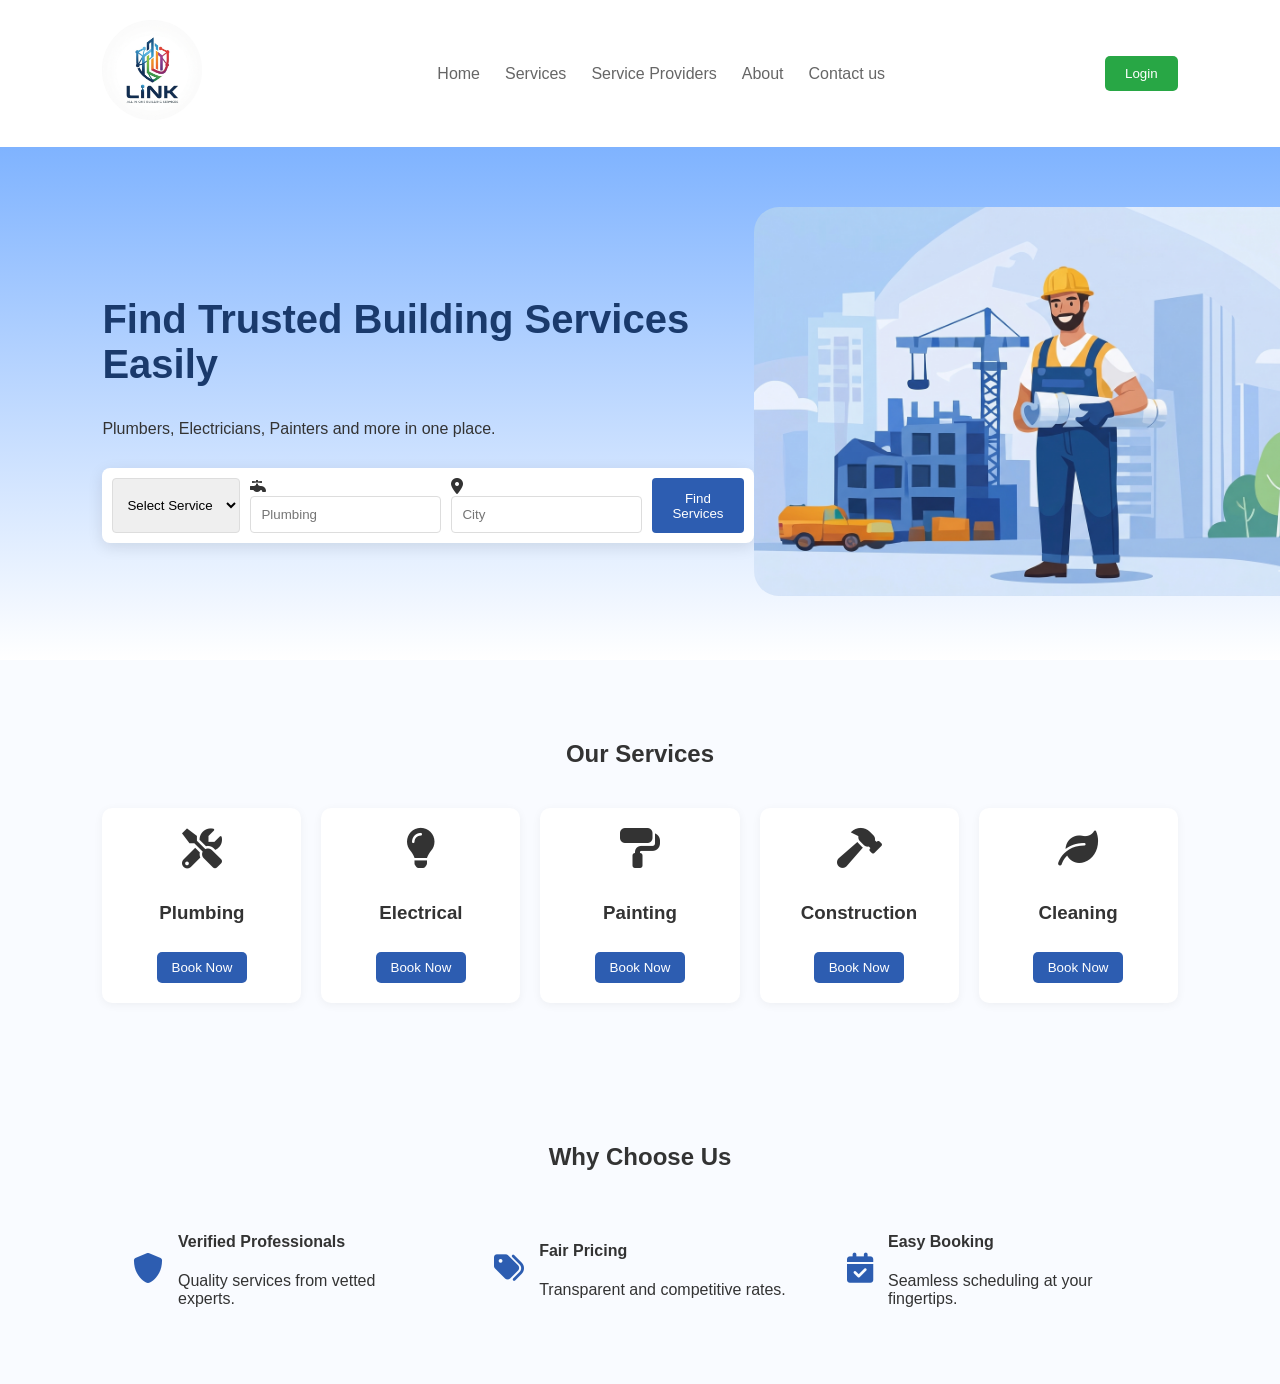
<file: index.html>
<!DOCTYPE html>
<html lang="en">
<head>
    <meta charset="UTF-8">
    <meta name="viewport" content="width=device-width, initial-scale=1.0">
    <title>Link - Find Trusted Building Services</title>
    <link rel="stylesheet" href="style.css">
    <link rel="shortcut icon" href="logo.png" type="image/x-icon">
    <link rel="stylesheet" href="https://cdnjs.cloudflare.com/ajax/libs/font-awesome/6.0.0/css/all.min.css">
</head>
<body>








    <header>
        <nav class="navbar">
    <div class="logo"><img src="logo.png" alt="logo" width="100" style="border-radius: 100%;"></div>
    
    <div class="menu-toggle" id="mobile-menu">
        <i class="fas fa-bars"></i>
    </div>

    <ul class="nav-links" id="nav-list">
        <li><a href="#">Home</a></li>
        <li><a href="#services">Services</a></li>
        <li><a href="sp.html">Service Providers</a></li>
        <li><a href="#">About</a></li>
        <li><a href="#">Contact us</a></li>
        <li><button class="login-btn mobile-only"><a href="login.html" style="text-decoration: none;color: white;">Login</a></button></li>
    </ul>
    
    <button class="login-btn desktop-only" id="login-btn"> <a href="login.html" style="text-decoration: none;color: white;">Login</a> </button>
</nav>
    </header>
    

    <section class="hero">
        <div class="hero-content">
            <h1>Find Trusted Building Services Easily</h1>
            <p>Plumbers, Electricians, Painters and more in one place.</p>
            
            <div class="search-bar">
                <select id="category">
                    <option>Select Service</option>
                </select>
                <div class="search-input">
                    <i class="fas fa-faucet"></i>
                    <input type="text" placeholder="Plumbing">
                </div>
                <div class="search-input">
                    <i class="fas fa-map-marker-alt"></i>
                    <input type="text" placeholder="City">
                </div>
                <button class="find-btn" onclick="handleSearch()">Find Services</button>
            </div>
        </div>
        <div class="hero-image">
            <img src="head.png" width="560" style = "border: none;border-radius: 25px;"alt="Worker">
        </div>
    </section>

    <section class="services" id="services">
        <h2>Our Services</h2>
        <div class="service-grid">
            <div class="service-card">
                <i class="fas fa-tools icon-plumb"></i>
                <h3>Plumbing</h3>
                <button class="book-btn">Book Now</button>
            </div>
            <div class="service-card">
                <i class="fas fa-lightbulb icon-elec"></i>
                <h3>Electrical</h3>
                <button class="book-btn">Book Now</button>
            </div>
            <div class="service-card">
                <i class="fas fa-paint-roller icon-paint"></i>
                <h3>Painting</h3>
                <button class="book-btn">Book Now</button>
            </div>
            <div class="service-card">
                <i class="fas fa-hammer icon-const"></i>
                <h3>Construction</h3>
                <button class="book-btn">Book Now</button>
            </div>
            <div class="service-card">
                <i class="fas fa-leaf icon-clean"></i>
                <h3>Cleaning</h3>
                <button class="book-btn">Book Now</button>
            </div>
        </div>
    </section>

    <section class="why-us">
        <h2>Why Choose Us</h2>
        <div class="features">
            <div class="feature">
                <i class="fas fa-shield-alt"></i>
                <div>
                    <h4>Verified Professionals</h4>
                    <p>Quality services from vetted experts.</p>
                </div>
            </div>
            <div class="feature">
                <i class="fas fa-tags"></i>
                <div>
                    <h4>Fair Pricing</h4>
                    <p>Transparent and competitive rates.</p>
                </div>
            </div>
            <div class="feature">
                <i class="fas fa-calendar-check"></i>
                <div>
                    <h4>Easy Booking</h4>
                    <p>Seamless scheduling at your fingertips.</p>
                </div>
            </div>
        </div>
    </section>

    <script src="script.js"></script>
</body>
</html>
</file>
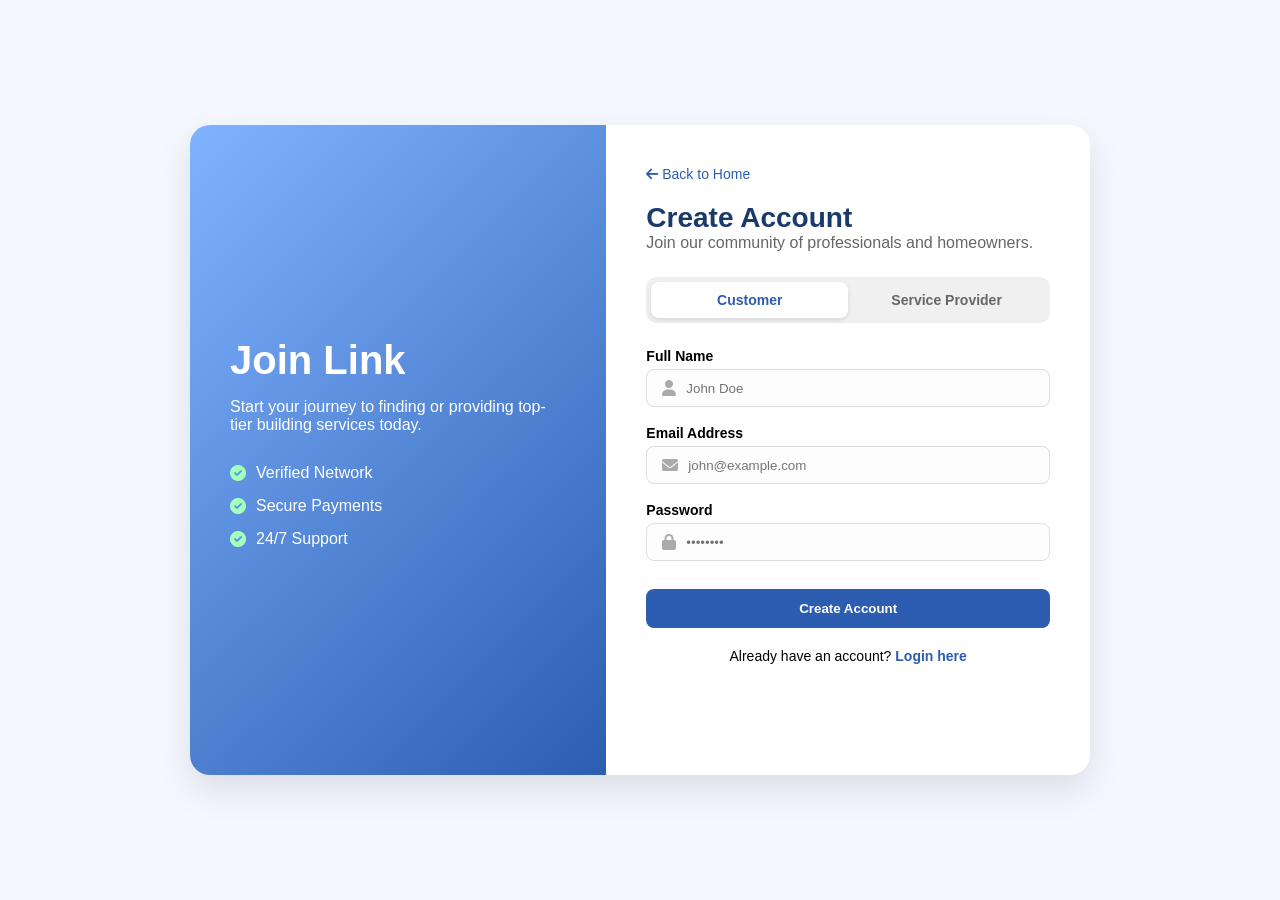
<file: register.html>
<!DOCTYPE html>
<html lang="en">
<head>
    <meta charset="UTF-8">
    <meta name="viewport" content="width=device-width, initial-scale=1.0">
    <title>Register - Link Building Services</title>
    <link rel="stylesheet" href="https://cdnjs.cloudflare.com/ajax/libs/font-awesome/6.0.0/css/all.min.css">
    
    <style>
        /* --- 1. Root Variables & Reset --- */
        :root {
            --primary-blue: #2d5db1;
            --dark-blue: #1a3a6c;
            --light-bg: #f4f7fe;
            --text-gray: #666;
        }

        * {
            box-sizing: border-box;
            margin: 0;
            padding: 0;
        }

        body {
            font-family: 'Segoe UI', Tahoma, Geneva, Verdana, sans-serif;
            background-color: var(--light-bg);
            display: flex;
            align-items: center;
            justify-content: center;
            min-height: 100vh;
            padding: 20px;
        }

        /* --- 2. Layout Structure --- */
        .login-container {
            display: flex;
            width: 100%;
            max-width: 900px;
            background: white;
            border-radius: 20px;
            box-shadow: 0 15px 35px rgba(0,0,0,0.1);
            overflow: hidden;
            min-height: 650px; /* Fixed: height for registration fields */
        }

        /* Branding Side */
        .login-branding {
            flex: 1;
            background: linear-gradient(135deg, #7fb3ff 0%, var(--primary-blue) 100%);
            color: white;
            padding: 40px;
            display: flex;
            flex-direction: column;
            justify-content: center;
        }

        .login-branding h1 { font-size: 2.5rem; margin-bottom: 15px; }
        
        /* Form Side */
        .login-box {
            flex: 1.2;
            padding: 40px;
            display: flex;
            flex-direction: column;
        }

        /* --- 3. Component Styles --- */
        .back-link {
            text-decoration: none;
            color: var(--primary-blue);
            font-size: 14px;
            margin-bottom: 20px;
            display: inline-block;
        }

        .form-header h2 { font-size: 28px; color: var(--dark-blue); }
        .form-header p { color: var(--text-gray); margin-bottom: 25px; }

        .user-type-selector {
            display: flex;
            background: #f0f0f0;
            padding: 5px;
            border-radius: 10px;
            margin-bottom: 25px;
        }

        .user-type-selector input[type="radio"] { display: none; }

        .user-type-selector label {
            flex: 1;
            text-align: center;
            padding: 10px;
            cursor: pointer;
            border-radius: 8px;
            font-size: 14px;
            font-weight: 600;
            transition: 0.3s;
            color: var(--text-gray);
        }

        .user-type-selector input[type="radio"]:checked + label {
            background: white;
            color: var(--primary-blue);
            box-shadow: 0 2px 5px rgba(0,0,0,0.1);
        }

        /* Input Fields */
        .input-group { margin-bottom: 18px; }
        .input-group label { display: block; margin-bottom: 5px; font-weight: 600; font-size: 14px; }
        
        .input-field {
            display: flex;
            align-items: center;
            border: 1px solid #ddd;
            border-radius: 8px;
            padding: 10px 15px;
            background: #fdfdfd;
        }

        .input-field i { color: #aaa; margin-right: 10px; }
        .input-field input {
            border: none;
            outline: none;
            width: 100%;
            background: transparent;
        }

        /* Benefits List */
        .benefit-list { list-style: none; margin-top: 30px; }
        .benefit-list li { margin-bottom: 15px; display: flex; align-items: center; }
        .benefit-list i { margin-right: 10px; color: #a3ffbc; }

        /* Buttons & Footer */
        .auth-btn {
            width: 100%;
            padding: 12px;
            background: var(--primary-blue);
            color: white;
            border: none;
            border-radius: 8px;
            font-weight: bold;
            cursor: pointer;
            margin-top: 10px;
        }

        .footer-text { text-align: center; margin-top: 20px; font-size: 14px; }
        .footer-text a { color: var(--primary-blue); text-decoration: none; font-weight: bold; }

        /* --- 4. Responsive Design --- */
        @media (max-width: 768px) {
            .login-container { flex-direction: column; }
            .login-branding { display: none; } /* Hide branding on mobile for space */
            .login-box { padding: 30px; }
        }
    </style>
</head>
<body>

    <div class="login-container register-container">
        <div class="login-branding">
            <div class="brand-content">
                <h1>Join Link</h1>
                <p>Start your journey to finding or providing top-tier building services today.</p>
                <ul class="benefit-list">
                    <li><i class="fas fa-check-circle"></i> Verified Network</li>
                    <li><i class="fas fa-check-circle"></i> Secure Payments</li>
                    <li><i class="fas fa-check-circle"></i> 24/7 Support</li>
                </ul>
            </div>
        </div>

        <div class="login-box">
            <div class="form-header">
                <a href="index.html" class="back-link"><i class="fas fa-arrow-left"></i> Back to Home</a>
                <h2>Create Account</h2>
                <p>Join our community of professionals and homeowners.</p>
            </div>

            <form id="registerForm" action="register.php" method="POST">
    
    <div class="user-type-selector">
        <input type="radio" name="userType" id="customer" value="customer" checked>
        <label for="customer">Customer</label>
        
        <input type="radio" name="userType" id="provider" value="provider">
        <label for="provider">Service Provider</label>
    </div>

    <div class="input-group">
        <label>Full Name</label>
        <div class="input-field">
            <i class="fas fa-user"></i>
            <input type="text" name="full_name" placeholder="John Doe" required>
        </div>
    </div>

    <div class="input-group">
        <label>Email Address</label>
        <div class="input-field">
            <i class="fas fa-envelope"></i>
            <input type="email" name="email" placeholder="john@example.com" required>
        </div>
    </div>

    <div class="input-group">
        <label>Password</label>
        <div class="input-field">
            <i class="fas fa-lock"></i>
            <input type="password" name="password" placeholder="••••••••" required>
        </div>
    </div>
<button type="submit" class="auth-btn">Create Account</button>
    </form>
<!--<button type="submit" class="auth-btn">Create Account</button>  -->
            <p class="footer-text">Already have an account? <a href="login.html">Login here</a></p>
        </div>
    </div>

</body>
</html>
</file>
<file: style.css>
:root {
    --primary-blue: #2d5db1;
    --light-blue: #eef4ff;
    --green: #28a745;
    --text-dark: #333;
}

body {
    font-family: 'Segoe UI', Tahoma, Geneva, Verdana, sans-serif;
    margin: 0;
    color: var(--text-dark);
    background-color: #f9fbff;
}

/* Navigation */
.navbar {
    display: flex;
    justify-content: space-between;
    align-items: center;
    padding: 20px 8%;
    background: white;
}

.logo {
    font-size: 28px;
    font-weight: bold;
    color: var(--primary-blue);
}

.nav-links {
    list-style: none;
    display: flex;
    gap: 25px;
}

.nav-links a {
    text-decoration: none;
    color: #666;
}

.login-btn {
    background-color: var(--green);
    color: white;
    padding: 10px 20px;
    border: none;
    border-radius: 5px;
    cursor: pointer;
}

/* Hero Section */
.hero {
    background: linear-gradient(to bottom, #7fb3ff 0%, #ffffff 100%);
    display: flex;
    padding: 60px 8%;
    align-items: center;
    justify-content: space-between;
}

.hero-content h1 {
    font-size: 2.5rem;
    color: #1a3a6c;
}

.search-bar {
    background: white;
    padding: 10px;
    border-radius: 8px;
    display: flex;
    gap: 10px;
    box-shadow: 0 4px 15px rgba(0,0,0,0.1);
    margin-top: 30px;
}

.search-bar input, .search-bar select {
    border: 1px solid #ddd;
    padding: 10px;
    border-radius: 4px;
}

.find-btn {
    background: var(--primary-blue);
    color: white;
    border: none;
    padding: 10px 20px;
    border-radius: 4px;
    cursor: pointer;
}

.find-btn:hover{

     background: none;
    border: 1px solid var(--primary-blue);
    color: var(--primary-blue);
    transition: 1.5s;
}

/* Services */
.services, .why-us {
    padding: 60px 8%;
    text-align: center;
}

.service-grid {
    display: grid;
    grid-template-columns: repeat(auto-fit, minmax(180px, 1fr));
    gap: 20px;
    margin-top: 40px;
}

.service-card {
    background: white;
    padding: 20px;
    border-radius: 10px;
    box-shadow: 0 2px 10px rgba(0,0,0,0.05);
    transition: transform 0.3s;
}

.service-card:hover { transform: translateY(-5px); }

.service-card i { font-size: 40px; margin-bottom: 15px; }

.book-btn {
    background: var(--primary-blue);
    color: white;
    border: none;
    padding: 8px 15px;
    border-radius: 5px;
    margin-top: 10px;
}

.book-btn:hover{
 background: none;
    border: 1px solid var(--primary-blue);
    color: var(--primary-blue);
    transition: 1.5s;
}




/* Why Choose Us */
.features {
    display: flex;
    justify-content: space-around;
    flex-wrap: wrap;
    margin-top: 40px;
}

.feature {
    display: flex;
    align-items: center;
    gap: 15px;
    text-align: left;
    max-width: 300px;
}

.feature i {
    font-size: 30px;
    color: var(--primary-blue);
}

@media (max-width: 10000px) {
.menu-toggle{
    display: none;
}

}




/* --- Desktop vs Mobile Utility --- */
.mobile-only { display: none; }

/* --- Responsive Media Query (Tablets and Phones) --- */
@media (max-width: 768px) {
    .desktop-only { display: none; }
    .mobile-only { display: block; width: 100%; margin-top: 10px; }

    /* Navbar Mobile Styles */
    .menu-toggle {
        display: block;
        font-size: 24px;
        cursor: pointer;
        color: var(--primary-blue);
    }

    .nav-links {
        display: none; /* Hidden by default */
        flex-direction: column;
        position: absolute;
        top: 70px;
        left: 0;
        width: 100%;
        background: white;
        padding: 20px;
        box-shadow: 0 10px 15px rgba(0,0,0,0.1);
        z-index: 1000;
        gap: 15px;
    }

    .nav-links.active {
        display: flex; /* Shown when toggled */
    }

    /* Hero Section Mobile */
    .hero {
        flex-direction: column;
        text-align: center;
        padding: 40px 5%;
    }

    .hero-content h1 {
        font-size: 1.8rem;
    }

    .search-bar {
        flex-direction: column;
        padding: 15px;
    }

    .hero-image img {
        width: 100%;
        max-width: 300px;
        margin-top: 30px;
    }

    /* Services & Why Choose Us Mobile */
    .service-grid {
        grid-template-columns: 1fr; /* Single column on phones */
    }

    .feature {
        max-width: 100%;
        margin-bottom: 20px;
    }
}
#login-btn:hover{
    background: none;
    border: 1px solid var(--green);
    color: green;
    transition: 1.5s;
}
</file>
